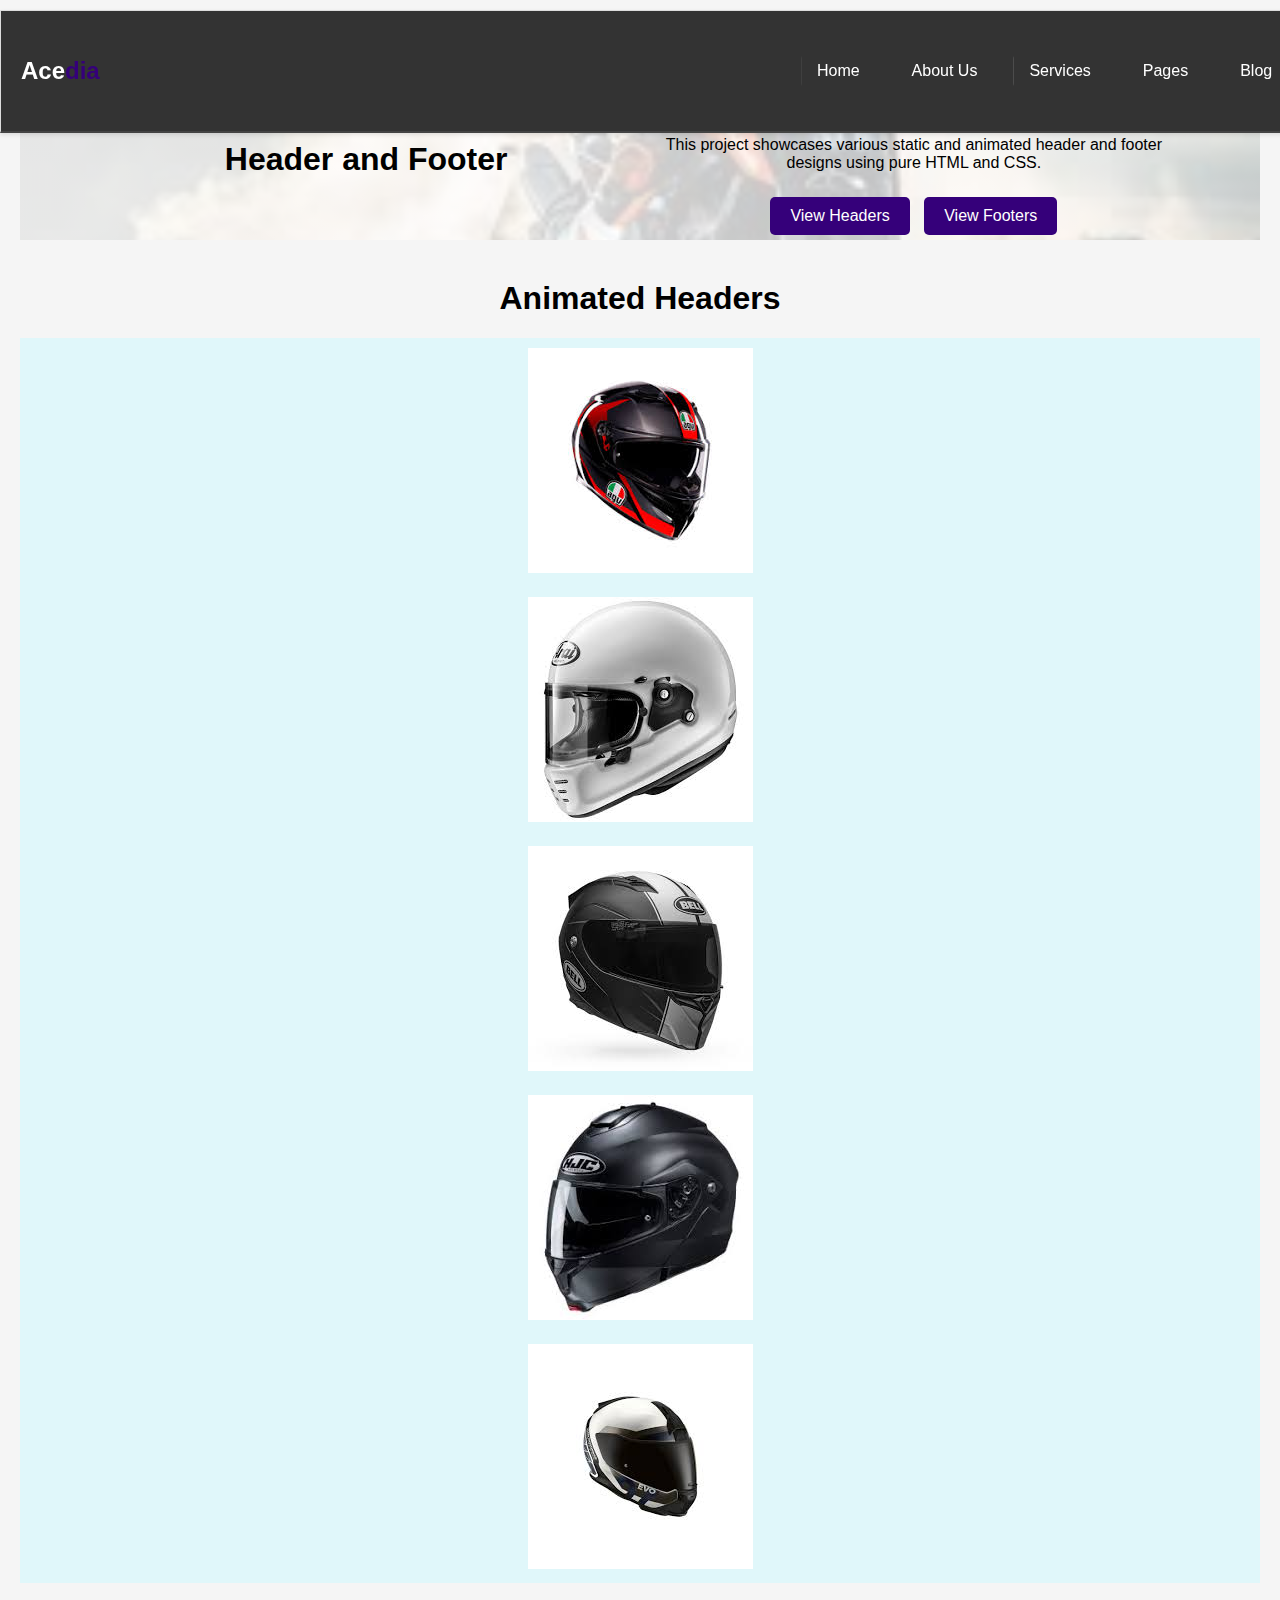
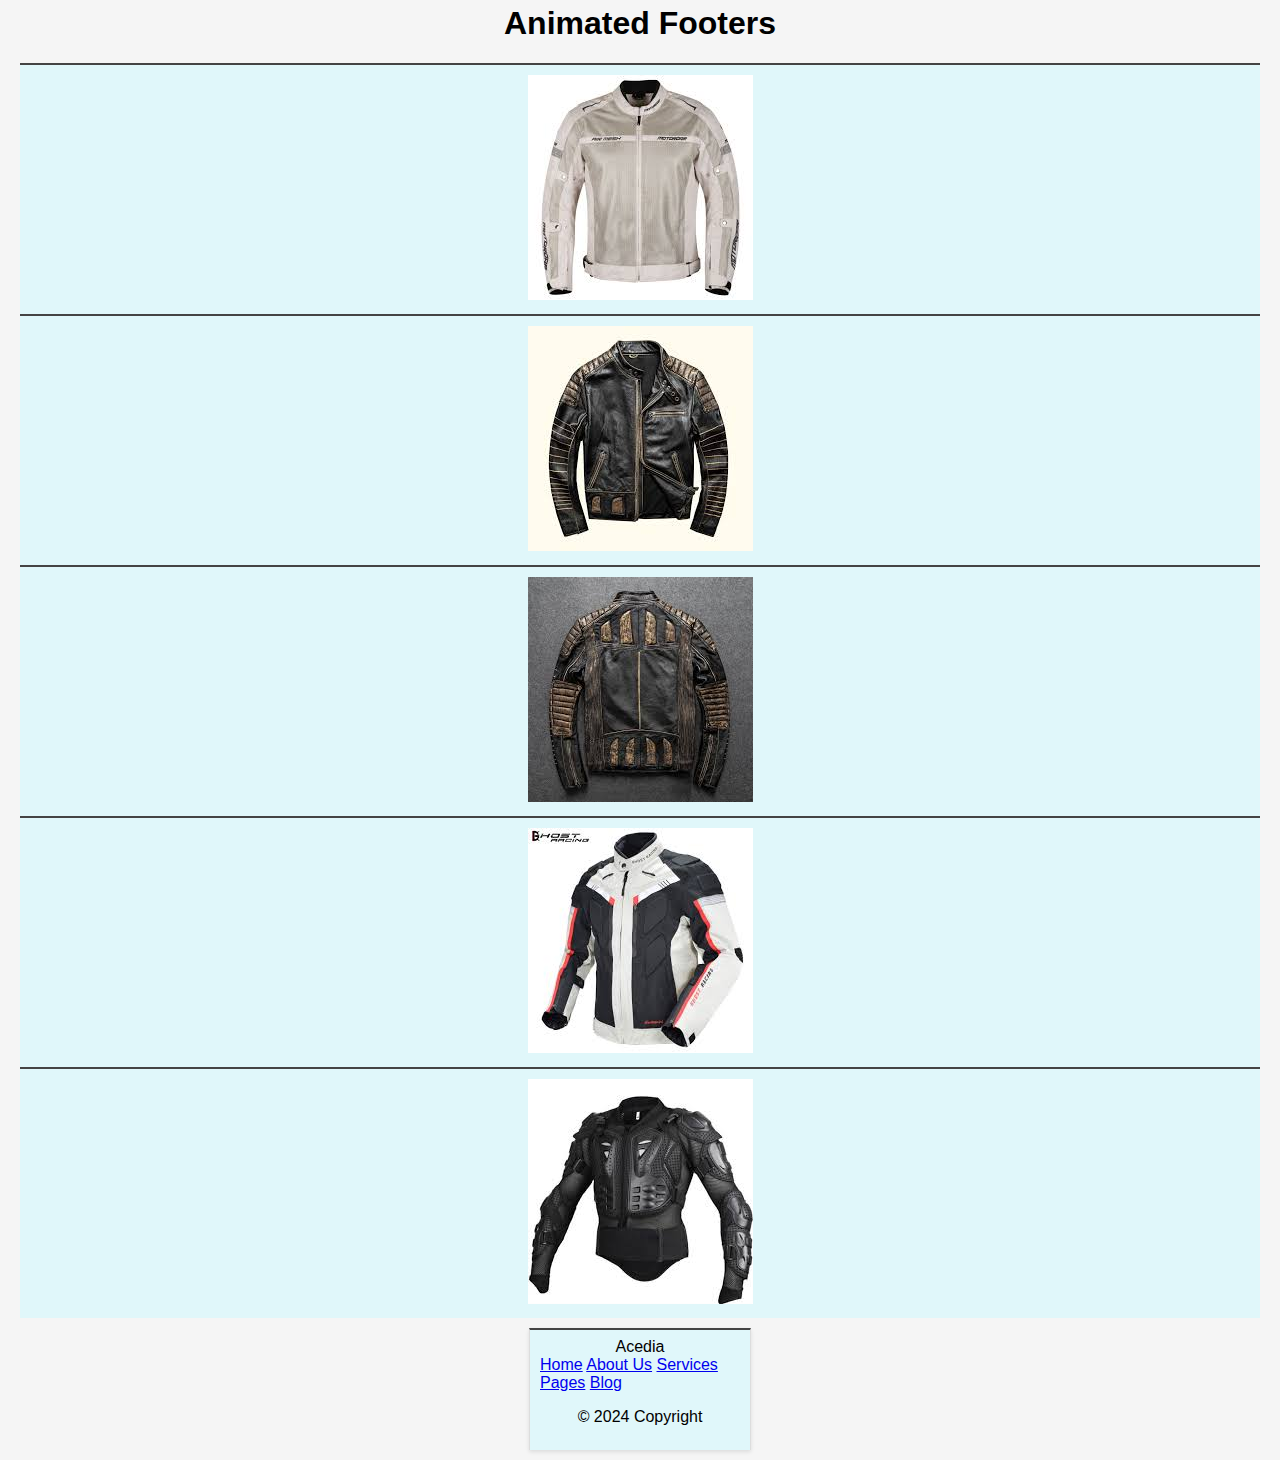
<file: seatwork/index.html>
<!DOCTYPE html>
<html lang="en">
<head>
    <meta charset="UTF-8">
    <meta name="viewport" content="width=device-width, initial-scale=1.0">
    <title>Header and Footer</title>
    <link rel="stylesheet" href="styles.css">
    <link rel="stylesheet" href="https://cdnjs.cloudflare.com/ajax/libs/font-awesome/6.5.2/css/all.min.css" integrity="sha512-SnH5WK+bZxgPHs44uWIX+LLJAJ9/2PkPKZ5QiAj6Ta86w+fsb2TkcmfRyVX3pBnMFcV7oQPJkl9QevSCWr3W6A==" crossorigin="anonymous" referrerpolicy="no-referrer" />
</head>
<body>
    <header class="headers">
        <div class="nav__logo">Ace<span>dia</span></div>
        <nav class="navbar">
            <a href="#">Home</a>
            <a href="#">About Us</a>
            <a href="#">Services</a>
            <a href="#">Pages</a>
            <a href="#">Blog</a>
        </nav>
    </header>
    <div class="content">
        <section class="intro">
            <div class="row">
                <div class="column">
                    <h1>Header and Footer</h1>
                </div>
                <div class="column">
                    <p>This project showcases various static and animated header and footer designs using pure HTML and CSS.</p>
                    <div class="navigation-buttons">
                        <button onclick="location.href='header-gallery/index.html'">View Headers</button>
                        <button onclick="location.href='footer-gallery/index.html'">View Footers</button>
                    </div>
                </div>
            </div>
        </section>

        <h1>Animated Headers</h1>
        <section class="animated-headers">
            <div class="header" id="animated-header1"><img src="agv.jpg"></div>
            <div class="header" id="animated-header2"><img src="arai.jpg"></div>
            <div class="header" id="animated-header3"><img src="bell.jpg"></div>
            <div class="header" id="animated-header4"><img src="hjc.jpg"></div>
            <div class="header" id="animated-header5"><img src="evo.jpg"></div>
        </section>

        <h1>Animated Footers</h1>
        <section class="animated-footers">
            <div class="footer" id="animated-footer1"><img src="summer.jpg"></div>
            <div class="footer" id="animated-footer2"><img src="leather.jpg"></div>
            <div class="footer" id="animated-footer3"><img src="vintage.jpg"></div>
            <div class="footer" id="animated-footer4"><img src="racing.jpg"></div>
            <div class="footer" id="animated-footer5"><img src="armor.jpg"></div>
        </section>
    </div>
    <!-- Footer -->
    <footer class="footer">
        <div class="footer__logo">Ace<span>dia</span></div>
        <nav class="footer__nav">
            <a href="#">Home</a>
            <a href="#">About Us</a>
            <a href="#">Services</a>
            <a href="#">Pages</a>
            <a href="#">Blog</a>
        </nav>
        <div class="upper">
            <p>&copy; 2024 Copyright</p>
            <div class="icons">
                <a href="#"><i class="fab fa-facebook"></i></a>
                <a href="#"><i class="fab fa-instagram"></i></a>
                <a href="#"><i class="fab fa-twitter"></i></a>
                <a href="#"><i class="fab fa-youtube"></i></a>
            </div>
        </div>
    </footer>
</body>
</html>
</file>
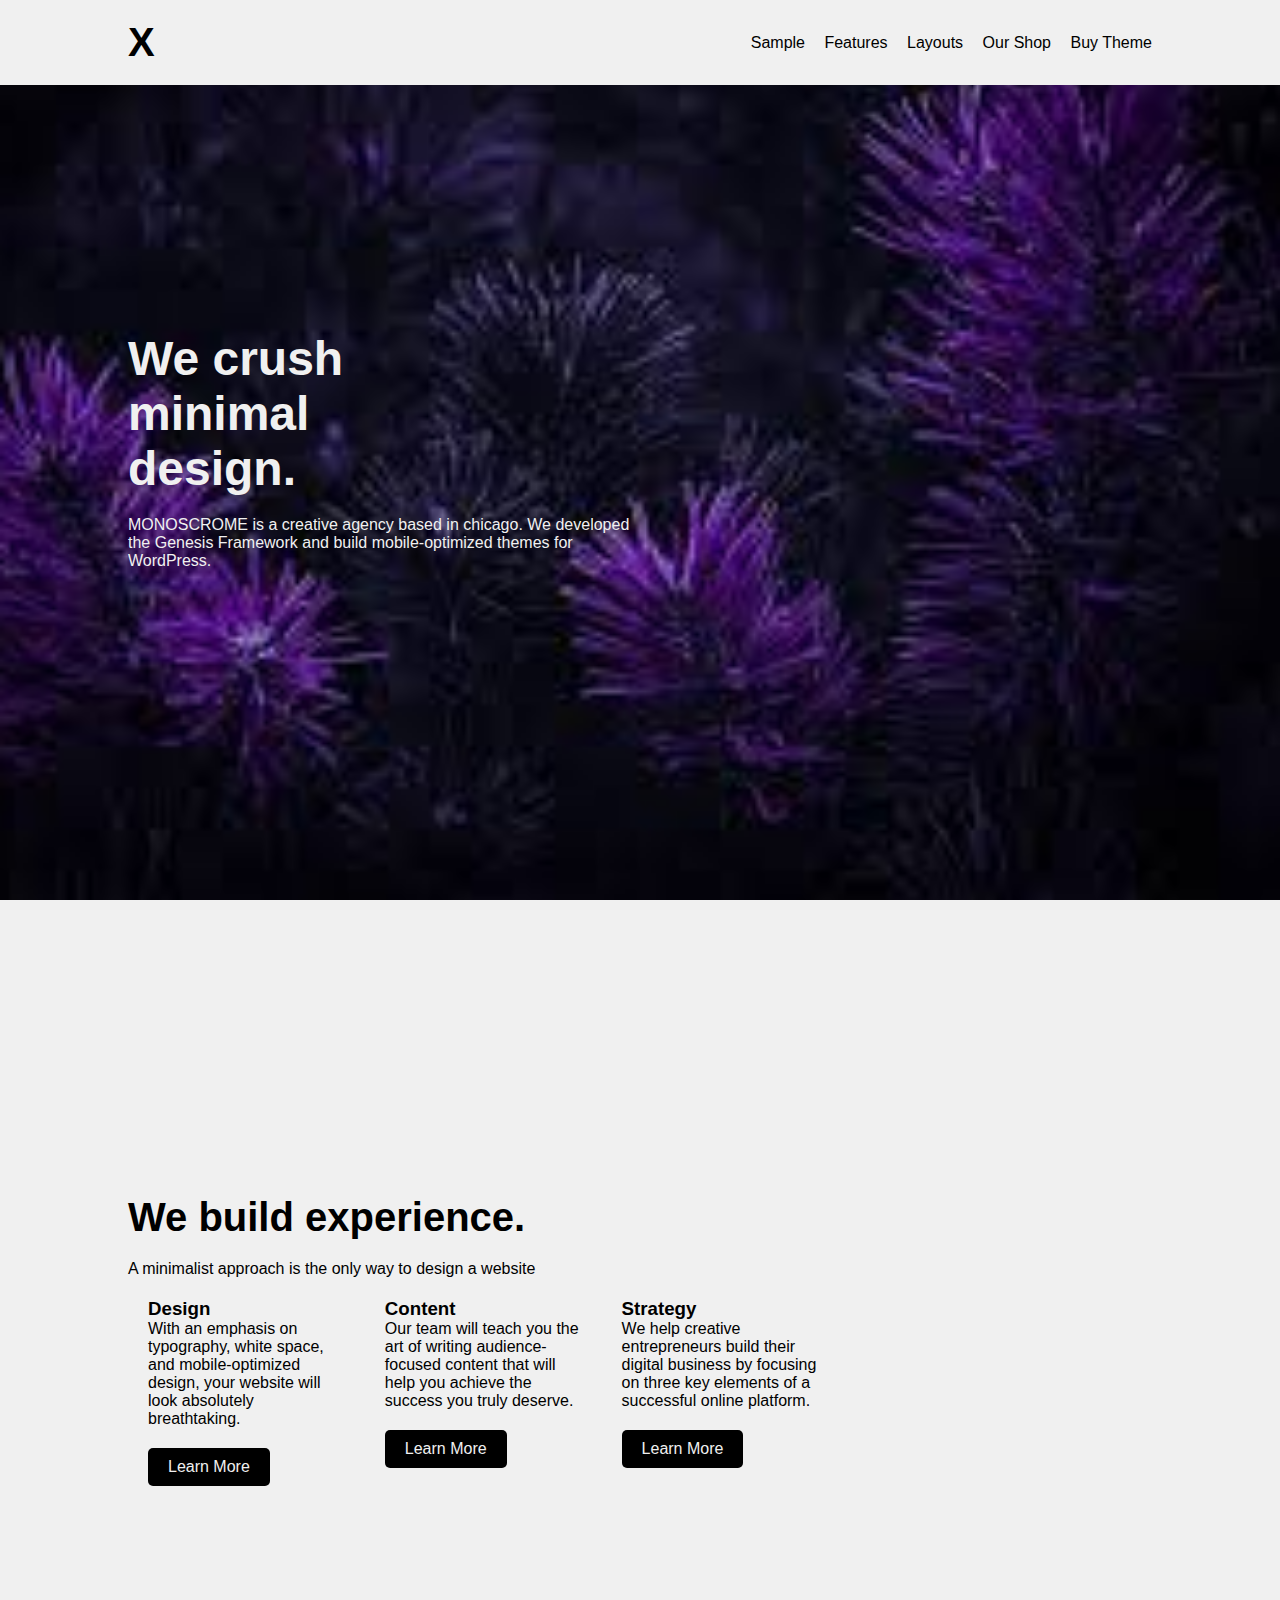
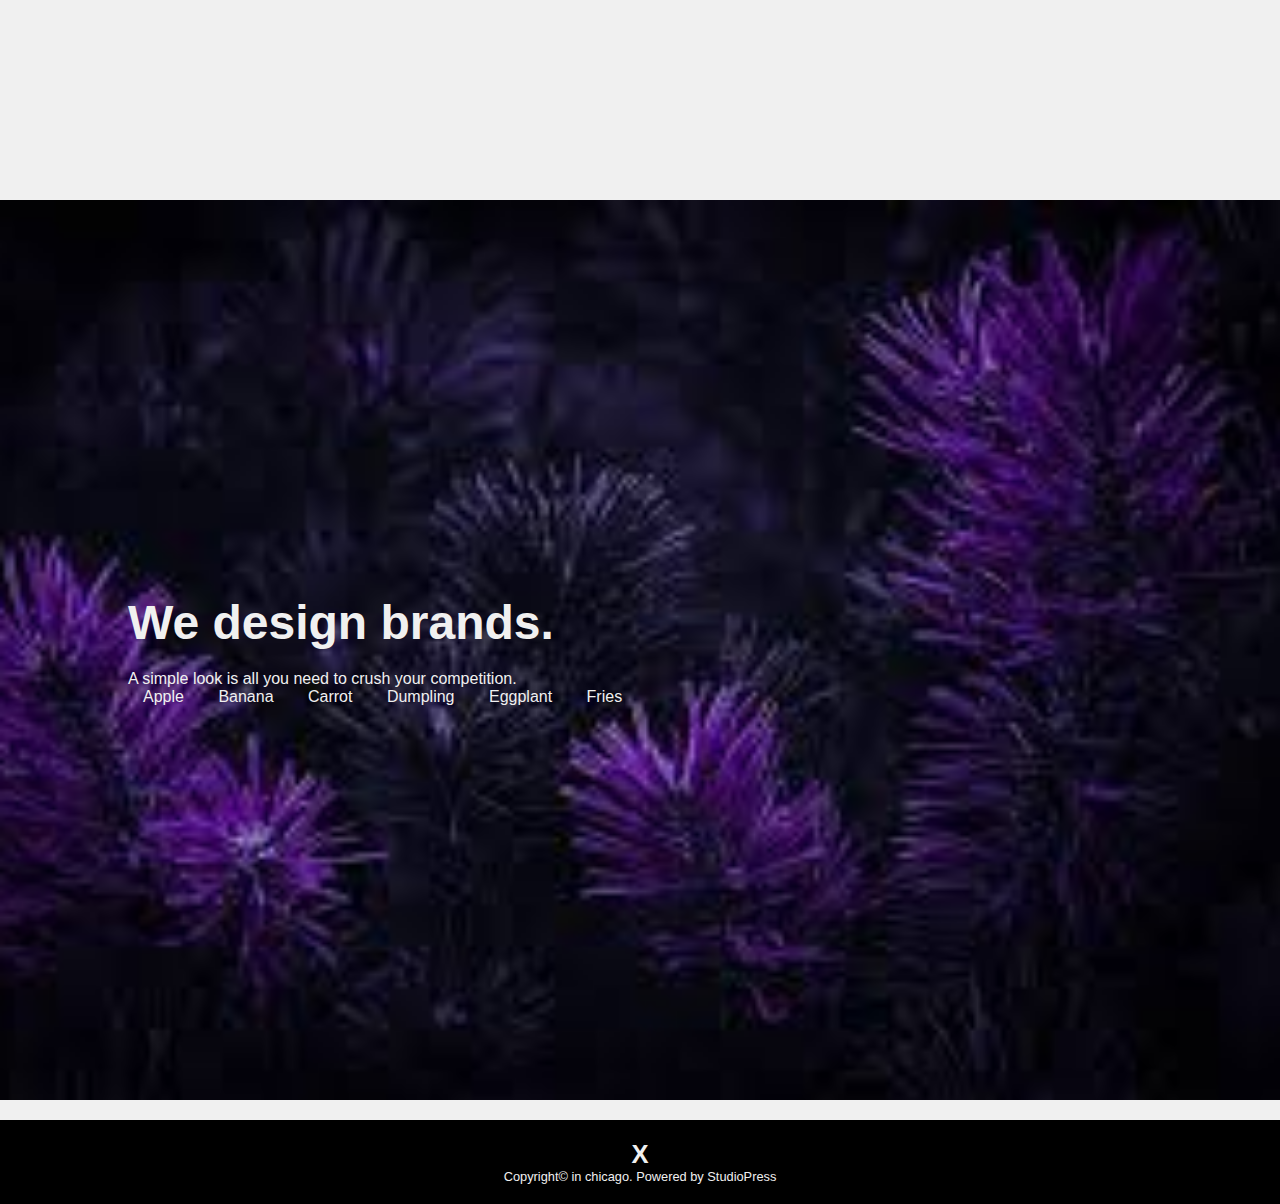
<file: pages/page2/index.html>
<html lang="en">
<head>
    <meta charset="UTF-8">
    <meta name="viewport" content="width=device-width, initial-scale=1.0">
    <title>Website</title>
    <link rel="stylesheet" href="style.css">
    <link rel="stylesheet" href="https://cdnjs.cloudflare.com/ajax/libs/font-awesome/6.5.2/css/all.min.css" integrity="sha512-SnH5WK+bZxgPHs44uWIX+LLJAJ9/2PkPKZ5QiAj6Ta86w+fsb2TkcmfRyVX3pBnMFcV7oQPJkl9QevSCWr3W6A==" crossorigin="anonymous" referrerpolicy="no-referrer" />
</head>
<body>
    <header class="header">
        <a href="#" class="logo">X</a>

        <nav class="navbar">
            <a href="#">Sample</a>
            <a href="#">Features</a>   
            <a href="#">Layouts</a>
            <a href="#">Our Shop</a>
            <a href="#">Buy Theme</a>

        </nav>
    </header>
<div class="content">
    <section class="one">
        <div class="row">
        <div class="column.1">
            <h1>We crush minimal design.</h1>
        </div>
        <div class="column.1">
            <p> MONOSCROME is a creative agency based in chicago. 
                We developed the Genesis Framework and build mobile-optimized themes for WordPress.</p>
                   </div>
      </div>

            </section>
        </div>

            <section class="two">
                <div class="row">
                <div class="column.2">
       <h1>We build experience.</h1>
       <p>A minimalist approach is the only way to design a website</p>   
    </div>
        <div class="text-card">
            <div class="column">
            <h3>Design</h3>
            <p>With an emphasis on typography, white space, and mobile-optimized design,
             your website will look absolutely breathtaking.
            </p>
            <div class="btn-box">
                <a href="#" class="btn">Learn More</a>
        </div>
    </div>
        <div class="text-card">
            <div class="column">
             <h3>Content</h3>
            <p>Our team will teach you the art of writing audience- focused content that will
                help you achieve the success you truly deserve.
            </p>
            <div class="btn-box">
                <a href="#" class="btn">Learn More</a>
        </div>
    </div>
            <div class="text-card">
                 <div class="column">
             <h3>Strategy</h3>
            <p>We help creative entrepreneurs build their digital business by focusing on three 
                key elements of a successful online platform.
            </p>
            <div class="btn-box">
                <a href="#" class="btn">Learn More</a>
        </div>
    </div>
        </section>

        <section class="three">
            <div class="row">
            <div class="column.3">
                <h1>We design brands.</h1>
            </div>
            <div class="column.1">
                <p>A simple look is all you need to crush your competition.</p>
                       </div>
                       <nav class="navbar1">
                        <a href="#">Apple</a>
                        <a href="#">Banana</a>   
                        <a href="#">Carrot</a>
                        <a href="#">Dumpling</a>
                        <a href="#">Eggplant</a>
                        <a href="#">Fries</a>
            
                    </nav>
          </div>
    
                </section>
            </div>
            <footer class="footer">
                <div class="Upper">
                    <h1>X</h1>
                    <p>Copyright&copy in chicago. Powered by StudioPress</p>
                <div class="Icons">
                <a href=""><i class="fa-brands fa-facebook"></i></a>
                <a href=""><i class="fa-brands fa-twitter"></i></a>
                <a href=""><i class="fa-brands fa-youtube"></i></a>
                </div>

            </footer>

</body>
</html>
</file>
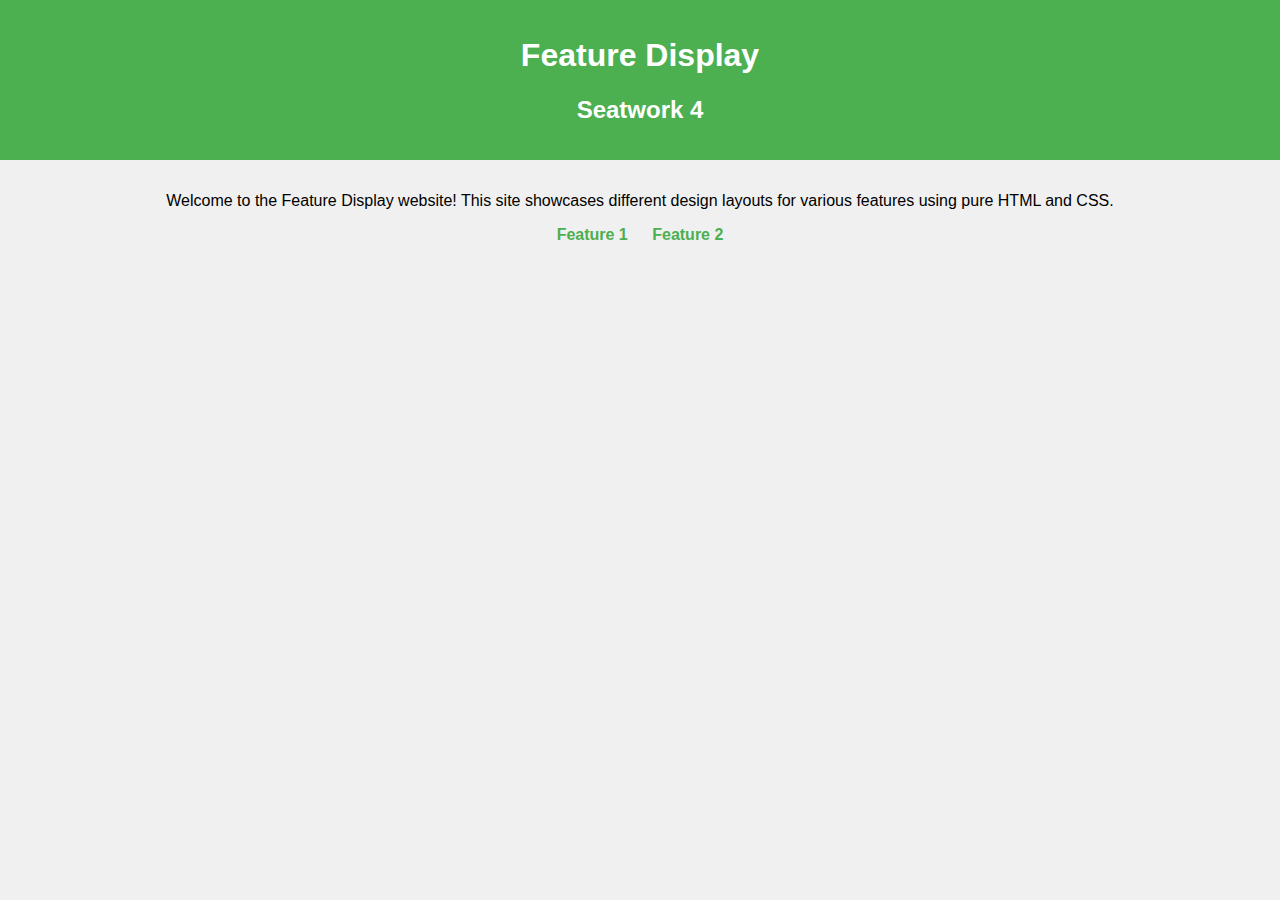
<file: pages/page4/index.html>
<!DOCTYPE html>
<html lang="en">
<head>
    <meta charset="UTF-8">
    <meta name="viewport" content="width=device-width, initial-scale=1.0">
    <title>Feature Display</title>
    <link rel="stylesheet" href="style.css">
</head>
<body>
    <header>
        <h1>Feature Display</h1>
        <h2>Seatwork 4</h2>
    </header>
    <main>
        <p>Welcome to the Feature Display website! This site showcases different design layouts for various features using pure HTML and CSS.</p>
        <nav>
            <ul>
                <li><a href="feature1/index.html">Feature 1</a></li>
                <li><a href="feature2/index.html">Feature 2</a></li>
            </ul>
        </nav>
    </main>
</body>
</html>
</file>
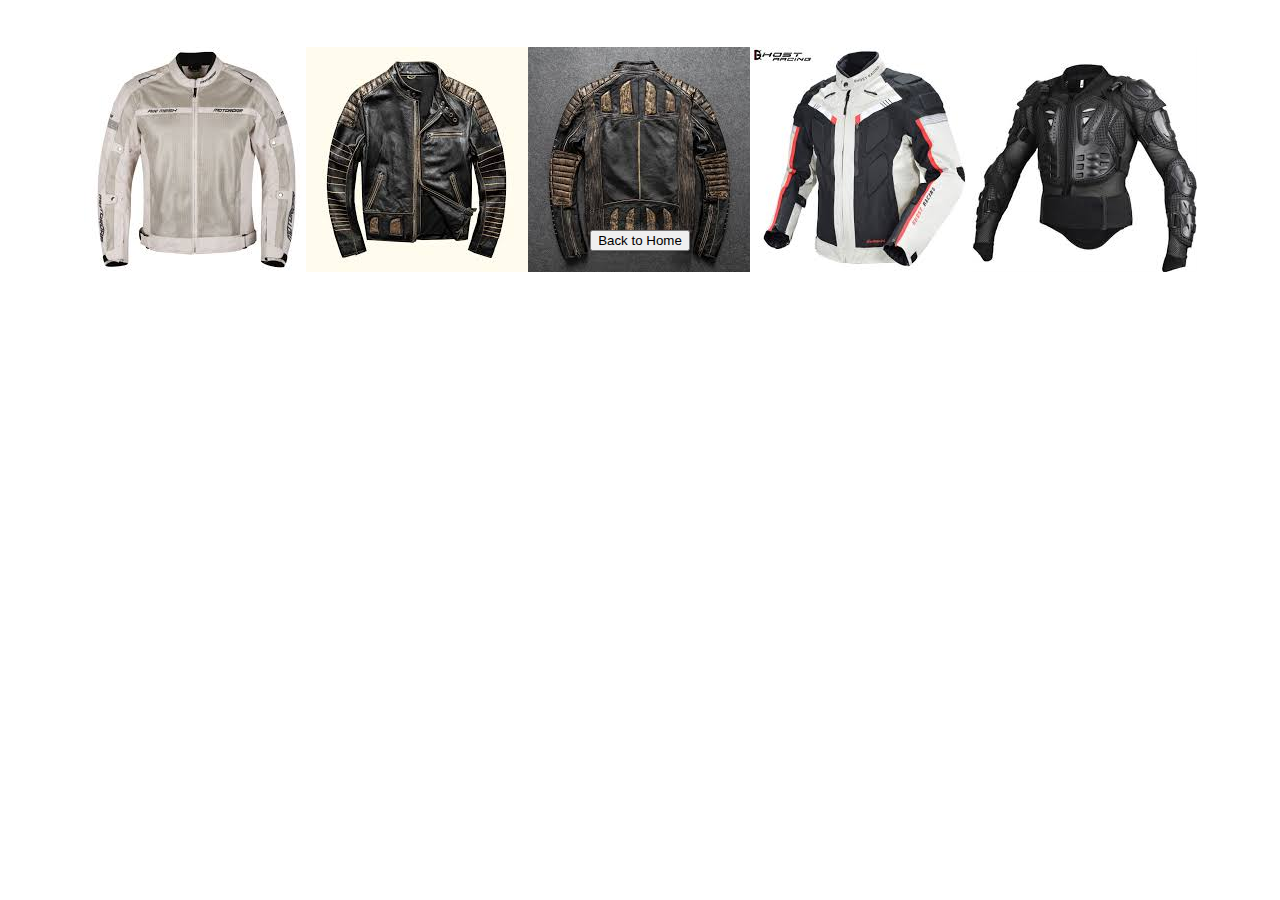
<file: seatwork/footer-gallery/index.html>
<!DOCTYPE html>
<html lang="en">
<head>
    <meta charset="UTF-8">
    <meta name="viewport" content="width=device-width, initial-scale=1.0">
    <title>Footer Gallery</title>
    <link rel="stylesheet" href="../css/footer-gallery.css">
</head>
<body>
    <h1>Animated Footers</h1>
    <section class="animated-footers">
        <div class="footer" id="animated-footer1"><img src="summer.jpg"></div>
        <div class="footer" id="animated-footer2"><img src="leather.jpg"></div>
        <div class="footer" id="animated-footer3"><img src="vintage.jpg"></div>
        <div class="footer" id="animated-footer4"><img src="racing.jpg"></div>
        <div class="footer" id="animated-footer5"><img src="armor.jpg"></div>
    </section>
    <button onclick="location.href='../index.html'">Back to Home</button>
</body>
</html>
</file>
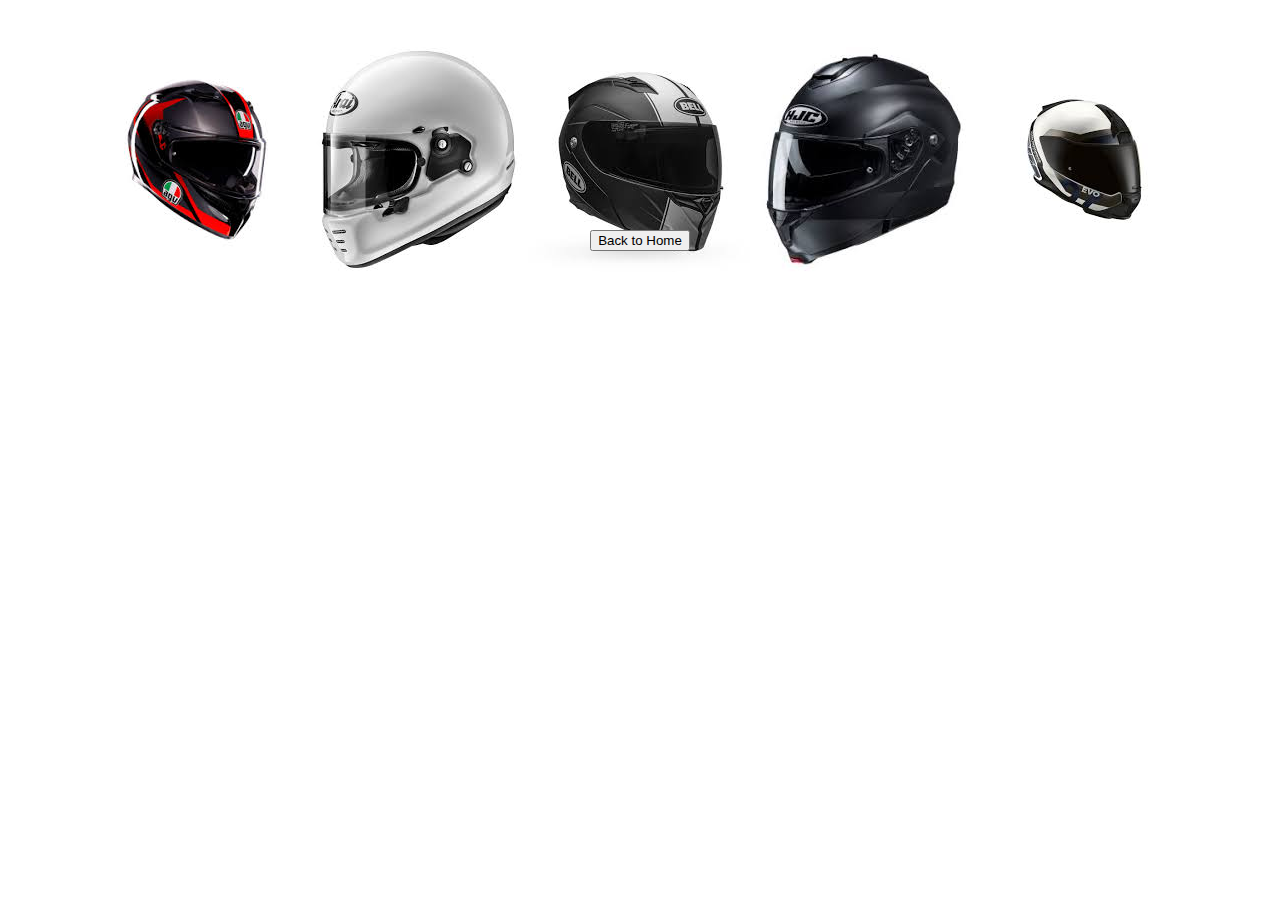
<file: seatwork/header-gallery/index.html>
<!DOCTYPE html>
<html lang="en">
<head>
    <meta charset="UTF-8">
    <meta name="viewport" content="width=device-width, initial-scale=1.0">
    <title>Header Gallery</title>
    <link rel="stylesheet" href="../css/header-gallery.css">
</head>
<body>
    <h1>Animated Headers</h1>
    <section class="animated-headers">
        <div class="header" id="animated-header1"><img src="agv.jpg"></div>
        <div class="header" id="animated-header2"><img src="arai.jpg"></div>
        <div class="header" id="animated-header3"><img src="bell.jpg"></div>
        <div class="header" id="animated-header4"><img src="hjc.jpg"></div>
        <div class="header" id="animated-header5"><img src="evo.jpg"></div>
    </section>
    <button onclick="location.href='../index.html'">Back to Home</button>
</body>
</html>
</file>
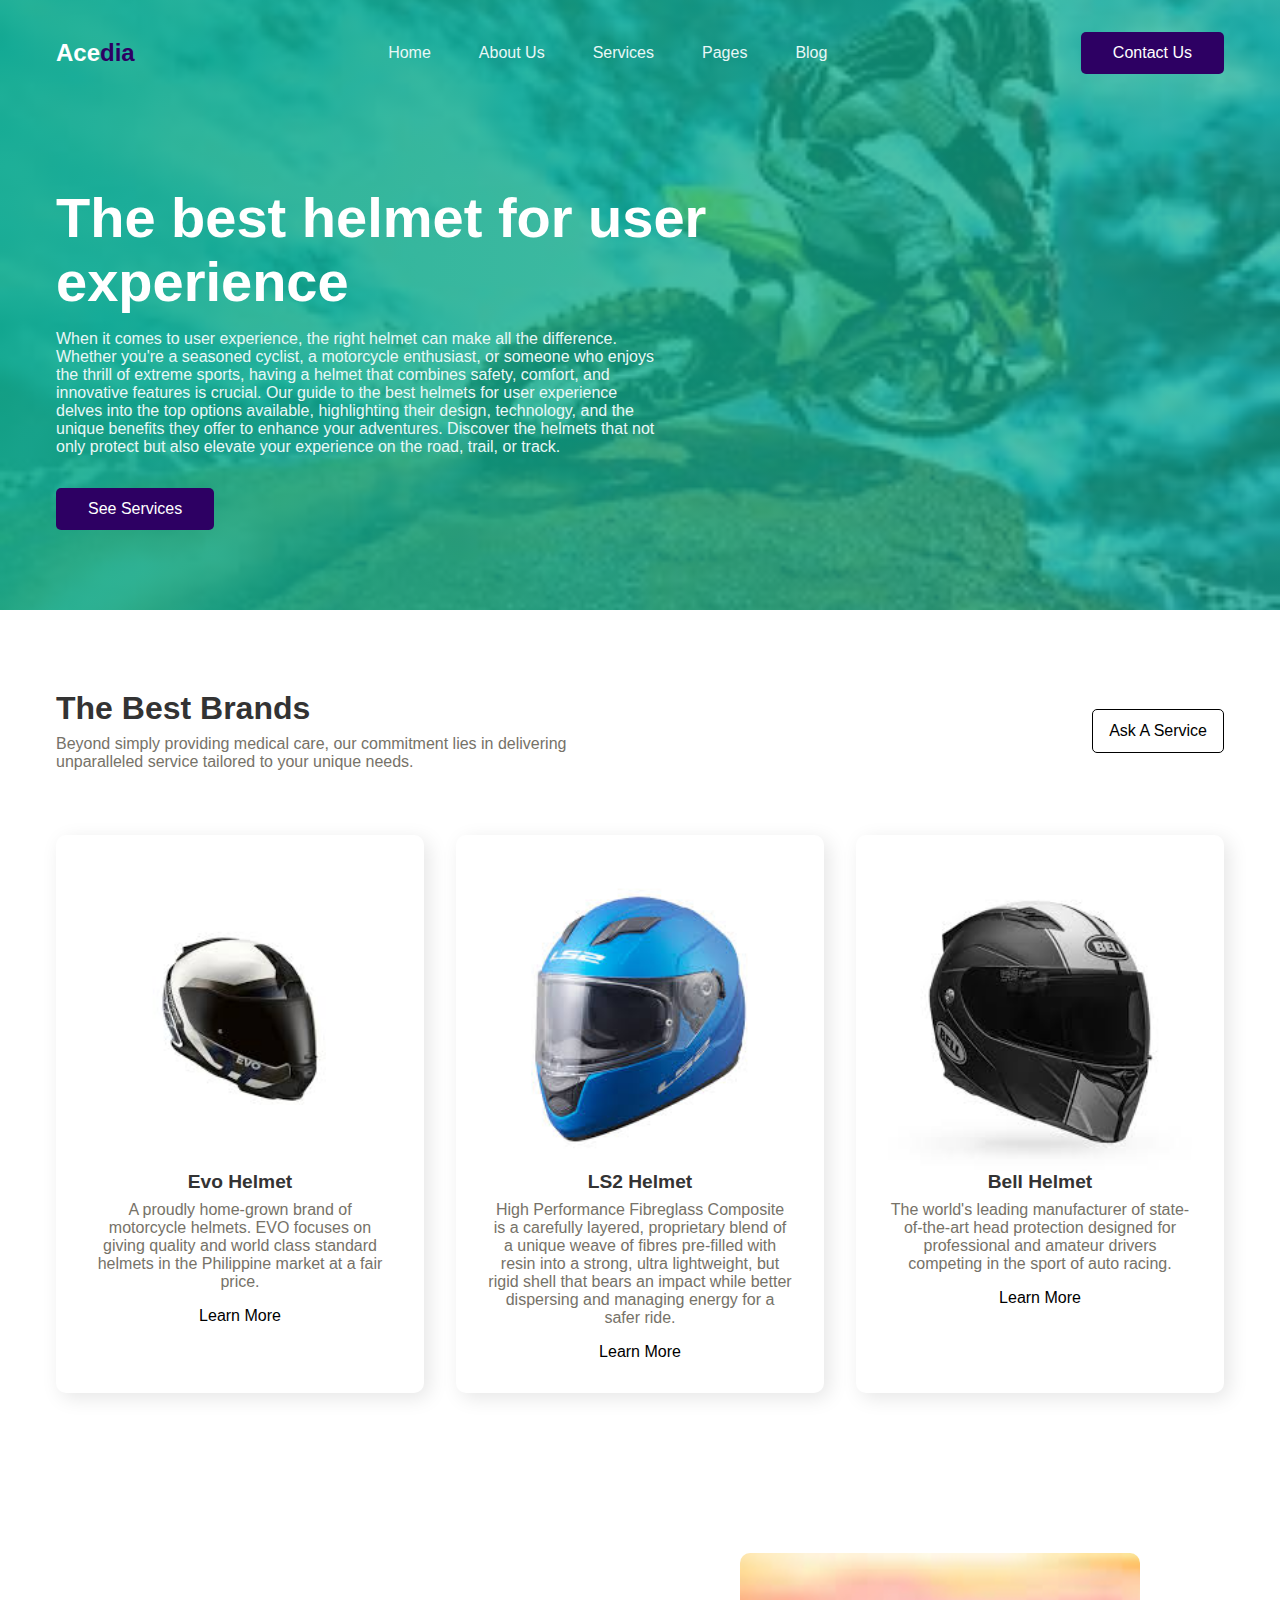
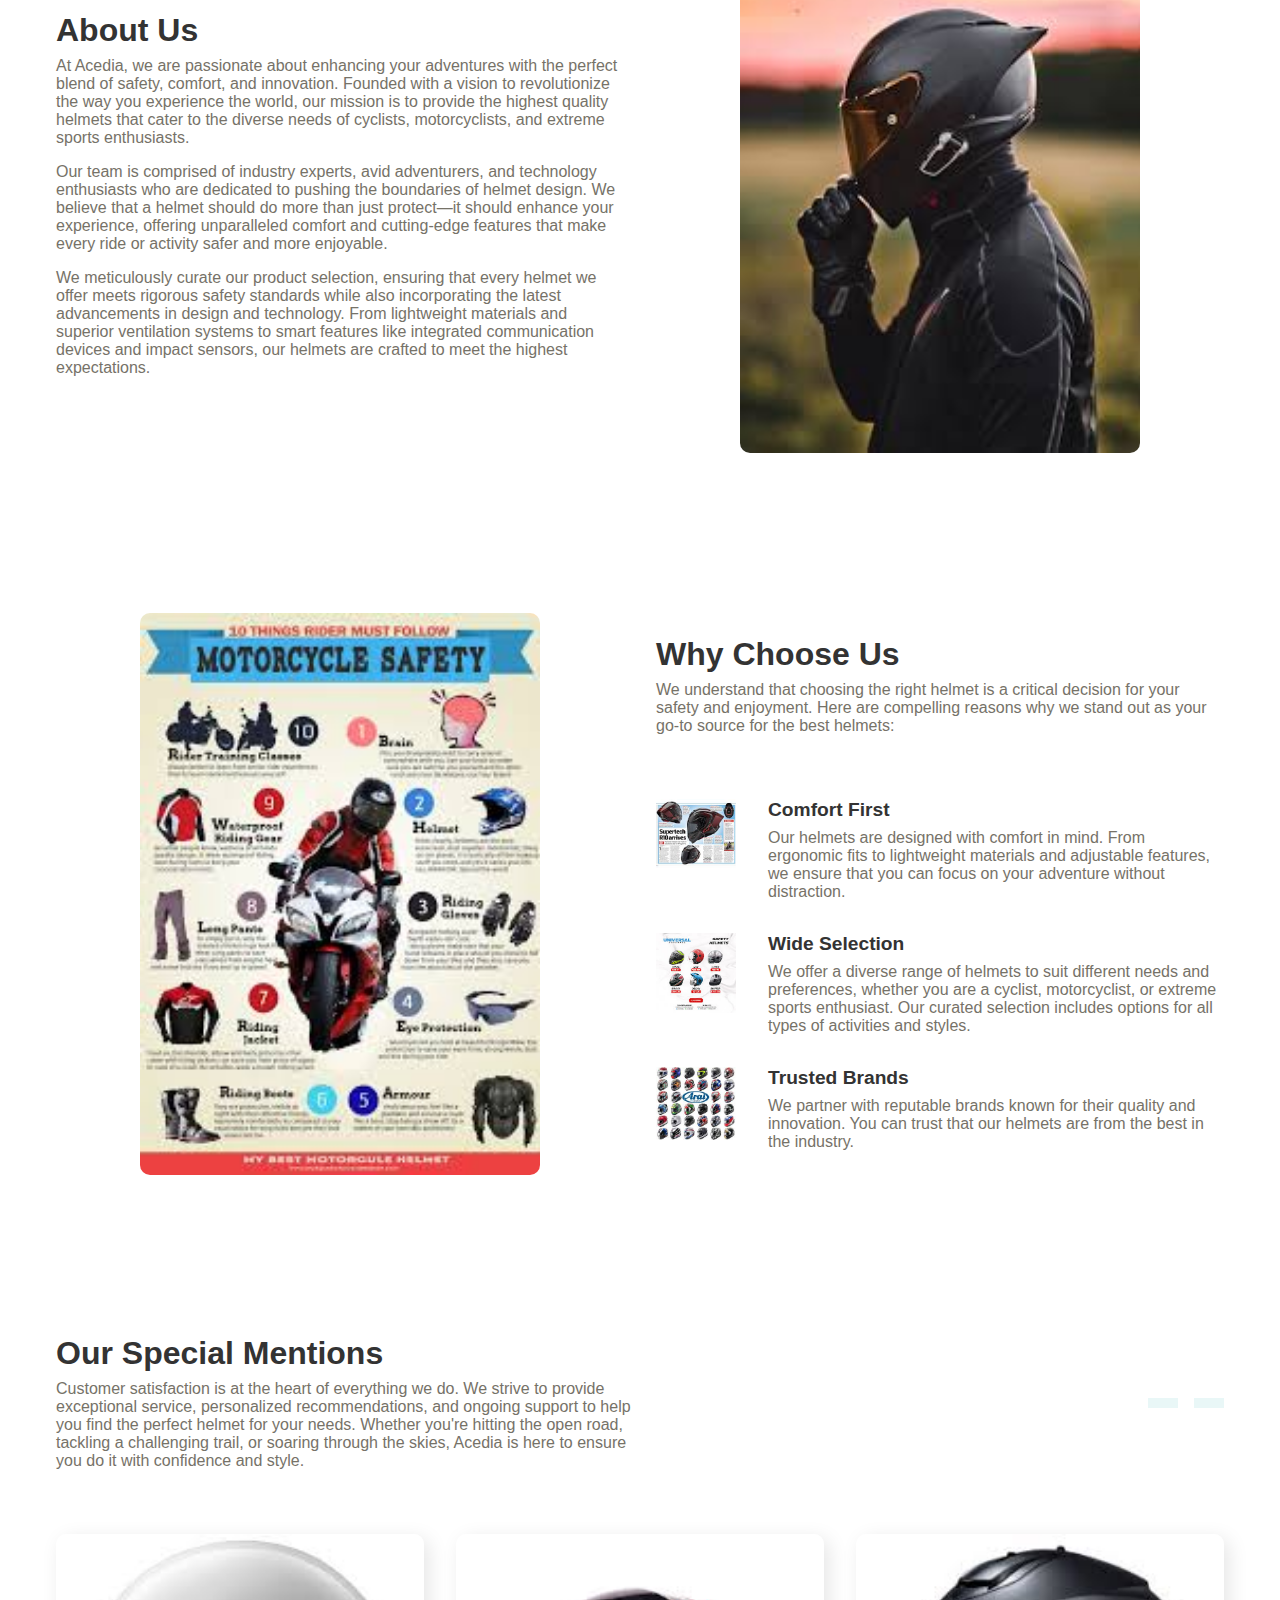
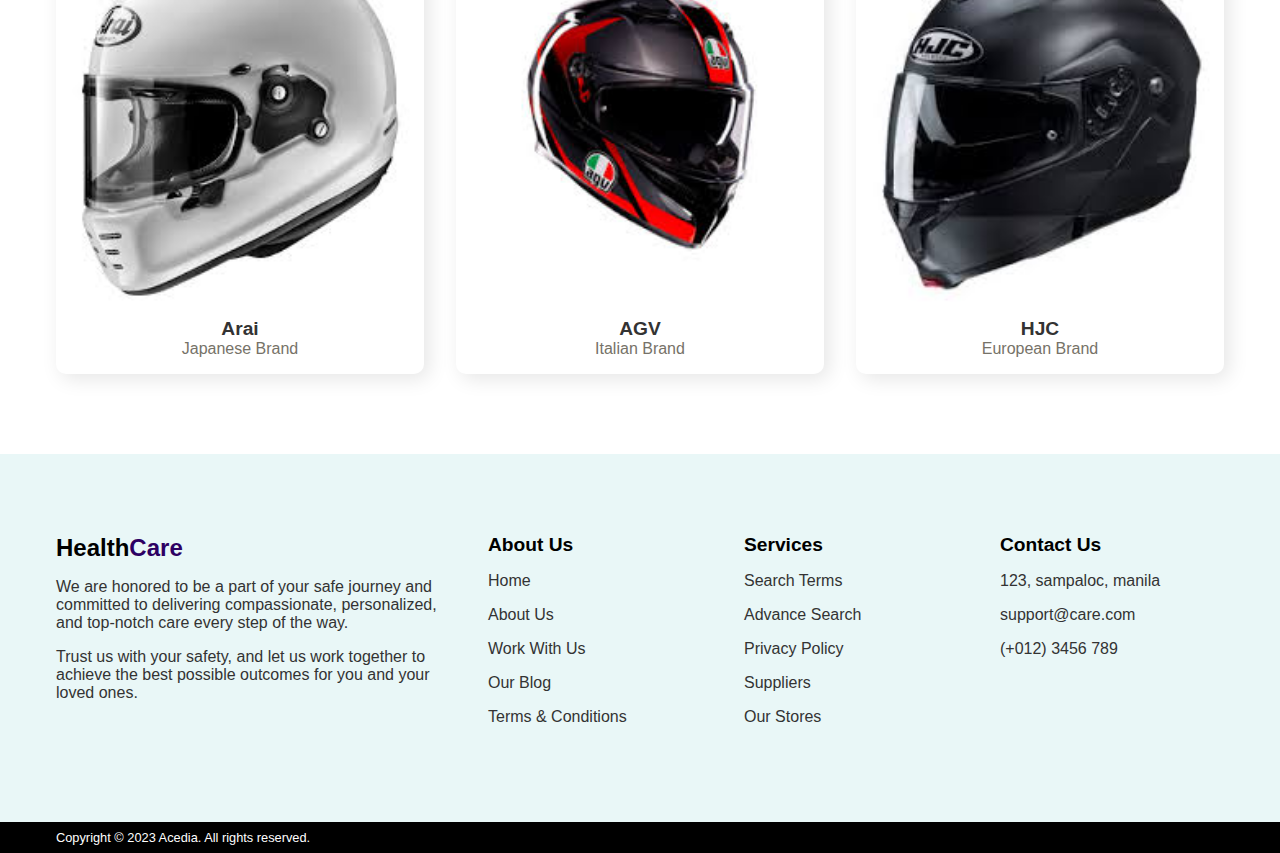
<file: pages/page4/feature1/index.html>
<!DOCTYPE html>
<html lang="en">
  <head>
    <meta charset="UTF-8" />
    <meta name="viewport" content="width=device-width, initial-scale=1.0" />
    <link rel="stylesheet" href="https://cdnjs.cloudflare.com/ajax/libs/font-awesome/6.5.2/css/all.min.css" integrity="sha512-SnH5WK+bZxgPHs44uWIX+LLJAJ9/2PkPKZ5QiAj6Ta86w+fsb2TkcmfRyVX3pBnMFcV7oQPJkl9QevSCWr3W6A==" crossorigin="anonymous" referrerpolicy="no-referrer" />
    <link rel="stylesheet" href="styles.css" />
    <title>Landing Page</title>
  </head>
  <body>
    <header>
      <nav class="section__container nav__container">
        <div class="nav__logo">Ace<span>dia</span></div>
        <ul class="nav__links">
          <li class="link"><a href="#">Home</a></li>
          <li class="link"><a href="#">About Us</a></li>
          <li class="link"><a href="#">Services</a></li>
          <li class="link"><a href="#">Pages</a></li>
          <li class="link"><a href="#">Blog</a></li>
        </ul>
        <button class="btn">Contact Us</button>
      </nav>
      <div class="section__container header__container">
        <div class="header__content">
          <h1>The best helmet for user experience</h1>
          <p>
            When it comes to user experience, the right helmet can make all the difference. Whether you're a seasoned cyclist, a motorcycle enthusiast, or someone who enjoys the thrill of extreme sports, having a helmet that combines safety, comfort, and innovative features is crucial. Our guide to the best helmets for user experience delves into the top options available, highlighting their design, technology, and the unique benefits they offer to enhance your adventures. Discover the helmets that not only protect but also elevate your experience on the road, trail, or track.
          </p>
          <button class="btn">See Services</button>
        </div>
    </header>

    <section class="section__container service__container">
      <div class="service__header">
        <div class="service__header__content">
          <h2 class="section__header">The Best Brands</h2>
          <p>
            Beyond simply providing medical care, our commitment lies in
            delivering unparalleled service tailored to your unique needs.
          </p>
        </div>
        <button class="service__btn">Ask A Service</button>
      </div>
      <div class="service__grid">
        <div class="service__card">
          <img src="evo.jpg"/>
          <h4>Evo Helmet</h4>
          <p>
            A proudly home-grown brand of motorcycle helmets. EVO focuses on giving quality and world class standard helmets in the Philippine market at a fair price. 
          </p>
          <a href="#">Learn More</a>
        </div>
        <div class="service__card">
          <img src="ls2.jpg"/>
          <h4>LS2 Helmet</h4>
          <p>
            High Performance Fibreglass Composite is a carefully layered, proprietary blend of a unique weave of fibres pre-filled with resin into a strong, ultra lightweight, but rigid shell that bears an impact while better dispersing and managing energy for a safer ride.
          </p>
          <a href="#">Learn More</a>
        </div>
        <div class="service__card">
          <img src="bell.jpg"/>
          <h4>Bell Helmet</h4>
          <p>
            The world's leading manufacturer of state-of-the-art head protection designed for professional and amateur drivers competing in the sport of auto racing.
          </p>
          <a href="#">Learn More</a>
        </div>
      </div>
    </section>
    <section class="section__container about__container">
      <div class="about__content">
        <h2 class="section__header">About Us</h2>
        <p>
          At Acedia, we are passionate about enhancing your adventures with the perfect blend of safety, comfort, and innovation. Founded with a vision to revolutionize the way you experience the world, our mission is to provide the highest quality helmets that cater to the diverse needs of cyclists, motorcyclists, and extreme sports enthusiasts.
        </p>
        <p>
          Our team is comprised of industry experts, avid adventurers, and technology enthusiasts who are dedicated to pushing the boundaries of helmet design. We believe that a helmet should do more than just protect—it should enhance your experience, offering unparalleled comfort and cutting-edge features that make every ride or activity safer and more enjoyable.
        </p>
        <p>
          We meticulously curate our product selection, ensuring that every helmet we offer meets rigorous safety standards while also incorporating the latest advancements in design and technology. From lightweight materials and superior ventilation systems to smart features like integrated communication devices and impact sensors, our helmets are crafted to meet the highest expectations.
        </p>
      </div>
      <div class="about__image">
        <img src="helmet.jpg" />
      </div>
    </section>

    <section class="section__container why__container">
      <div class="why__image">
        <img src="safety.jpg" />
      </div>
      <div class="why__content">
        <h2 class="section__header">Why Choose Us</h2>
        <p>
          We understand that choosing the right helmet is a critical decision for your safety and enjoyment. Here are compelling reasons why we stand out as your go-to source for the best helmets:
        </p>
        <div class="why__grid">
          <img src="comfort.jpg" />
          <div>
            <h4>Comfort First</h4>
            <p>
              Our helmets are designed with comfort in mind. From ergonomic fits to lightweight materials and adjustable features, we ensure that you can focus on your adventure without distraction.
            </p>
          </div>
          <img src="wide.jpg" />
          <div>
            <h4>Wide Selection</h4>
            <p>
              We offer a diverse range of helmets to suit different needs and preferences, whether you are a cyclist, motorcyclist, or extreme sports enthusiast. Our curated selection includes options for all types of activities and styles.
            </p>
          </div>
          <img src="trust.jpg" />
          <div>
            <h4>Trusted Brands</h4>
            <p>
              We partner with reputable brands known for their quality and innovation. You can trust that our helmets are from the best in the industry.
            </p>
          </div>
        </div>
      </div>
    </section>

    <section class="section__container helmets__container">
      <div class="helmets__header">
        <div class="helmets__header__content">
          <h2 class="section__header">Our Special Mentions</h2>
          <p>
            Customer satisfaction is at the heart of everything we do. We strive to provide exceptional service, personalized recommendations, and ongoing support to help you find the perfect helmet for your needs. Whether you're hitting the open road, tackling a challenging trail, or soaring through the skies, Acedia is here to ensure you do it with confidence and style.
          </p>
        </div>
        <div class="helmets__nav">
          <span><i class="fab fa-arrow left"></i></span>
          <span><i class="fab fa-arrow-right"></i></span>
        </div>
      </div>
      <div class="helmets__grid">
        <div class="helmets__card">
          <div class="helmets__card__image">
            <img src="arai.jpg" />
            <div class="helmets__socials">
              <span><i class="fab fa-instagram"></i></span>
              <span><i class="fab fa-facebook"></i></span>
              <span><i class="fab fa-youtube"></i></span>
              <span><i class="fab fa-twitter"></i></span>
            </div>
          </div>
          <h4>Arai</h4>
          <p>Japanese Brand</p>
        </div>
        <div class="helmets__card">
          <div class="helmets__card__image">
            <img src="agv.jpg" />
            <div class="helmets__socials">
              <span><i class="fab fa-instagram"></i></span>
              <span><i class="fab fa-facebook"></i></span>
              <span><i class="fab fa-youtube"></i></span>
              <span><i class="fab fa-twitter"></i></span>
            </div>
          </div>
          <h4>AGV</h4>
          <p>Italian Brand</p>
        </div>
        <div class="helmets__card">
          <div class="helmets__card__image">
            <img src="hjc.jpg" />
            <div class="helmets__socials">
              <span><i class="fab fa-instagram"></i></span>
              <span><i class="fab fa-facebook"></i></span>
              <span><i class="fab fa-youtube"></i></span>
              <span><i class="fab fa-twitter"></i></span>
            </div>
          </div>
          <h4>HJC</h4>
          <p>European Brand</p>
        </div>
      </div>
    </section>

    <footer class="footer">
      <div class="section__container footer__container">
        <div class="footer__col">
          <h3>Health<span>Care</span></h3>
          <p>
            We are honored to be a part of your safe journey and committed
            to delivering compassionate, personalized, and top-notch care every
            step of the way.
          </p>
          <p>
            Trust us with your safety, and let us work together to achieve the
            best possible outcomes for you and your loved ones.
          </p>
        </div>
        <div class="footer__col">
          <h4>About Us</h4>
          <p>Home</p>
          <p>About Us</p>
          <p>Work With Us</p>
          <p>Our Blog</p>
          <p>Terms & Conditions</p>
        </div>
        <div class="footer__col">
          <h4>Services</h4>
          <p>Search Terms</p>
          <p>Advance Search</p>
          <p>Privacy Policy</p>
          <p>Suppliers</p>
          <p>Our Stores</p>
        </div>
        <div class="footer__col">
          <h4>Contact Us</h4>
          <p>
            <i class="ri-map-pin-2-fill"></i> 123, sampaloc, manila
          </p>
          <p><i class="ri-mail-fill"></i> support@care.com</p>
          <p><i class="ri-phone-fill"></i> (+012) 3456 789</p>
        </div>
      </div>
      <div class="footer__bar">
        <div class="footer__bar__content">
          <p>Copyright © 2023 Acedia. All rights reserved.</p>
          <div class="footer__socials">
            <span><i class="fab fa-instagram"></i></span>
              <span><i class="fab fa-facebook"></i></span>
              <span><i class="fab fa-youtube"></i></span>
              <span><i class="fab fa-twitter"></i></span>
          </div>
        </div>
      </div>
    </footer>
  </body>
</html>
</file>
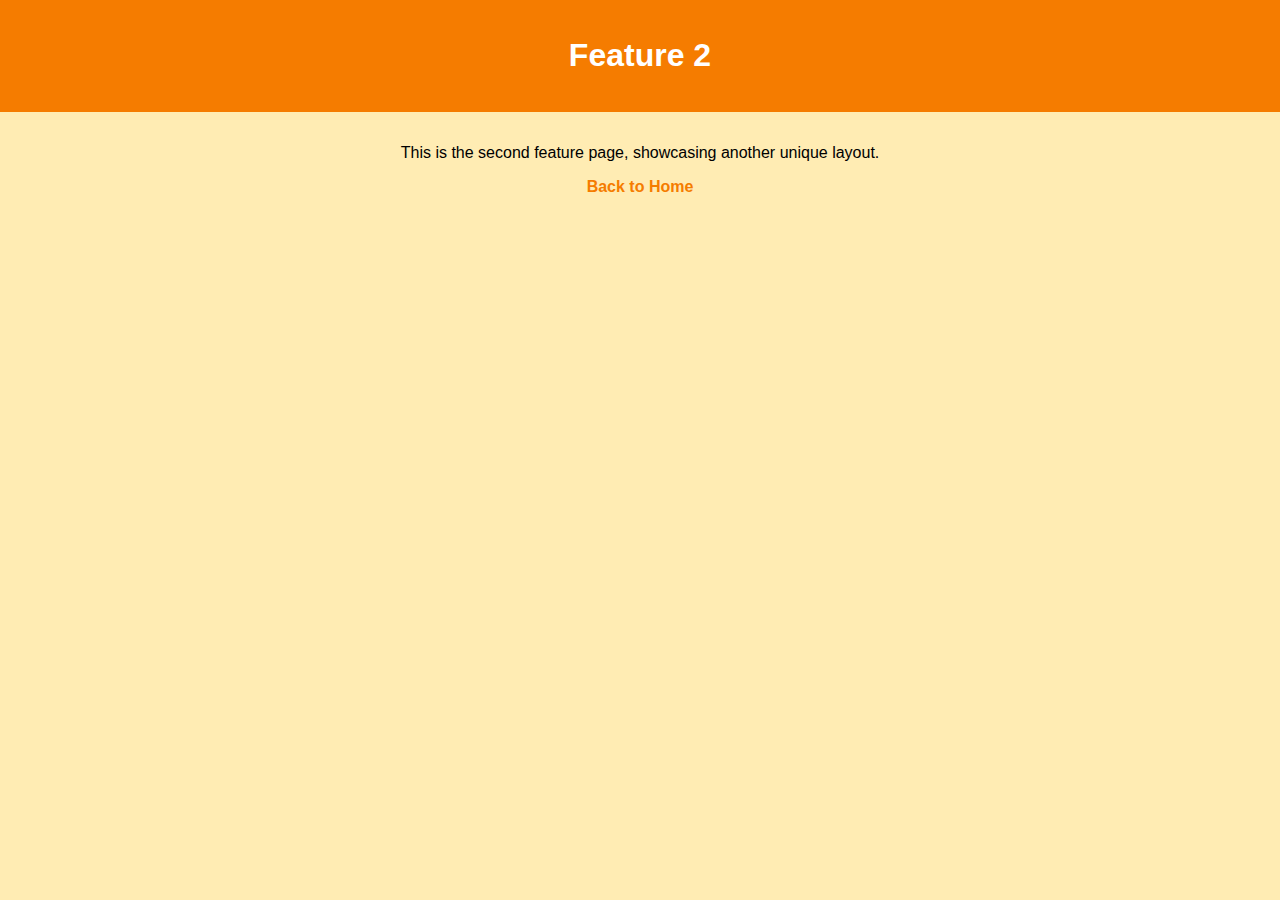
<file: pages/page4/feature2/index.html>
<!DOCTYPE html>
<html lang="en">
<head>
    <meta charset="UTF-8">
    <meta name="viewport" content="width=device-width, initial-scale=1.0">
    <title>Feature 2</title>
    <link rel="stylesheet" href="../styles/feature2.css">
</head>
<body>
    <header>
        <h1>Feature 2</h1>
    </header>
    <main>
        <p>This is the second feature page, showcasing another unique layout.</p>
        <a href="../index.html">Back to Home</a>
    </main>
</body>
</html>
</file>
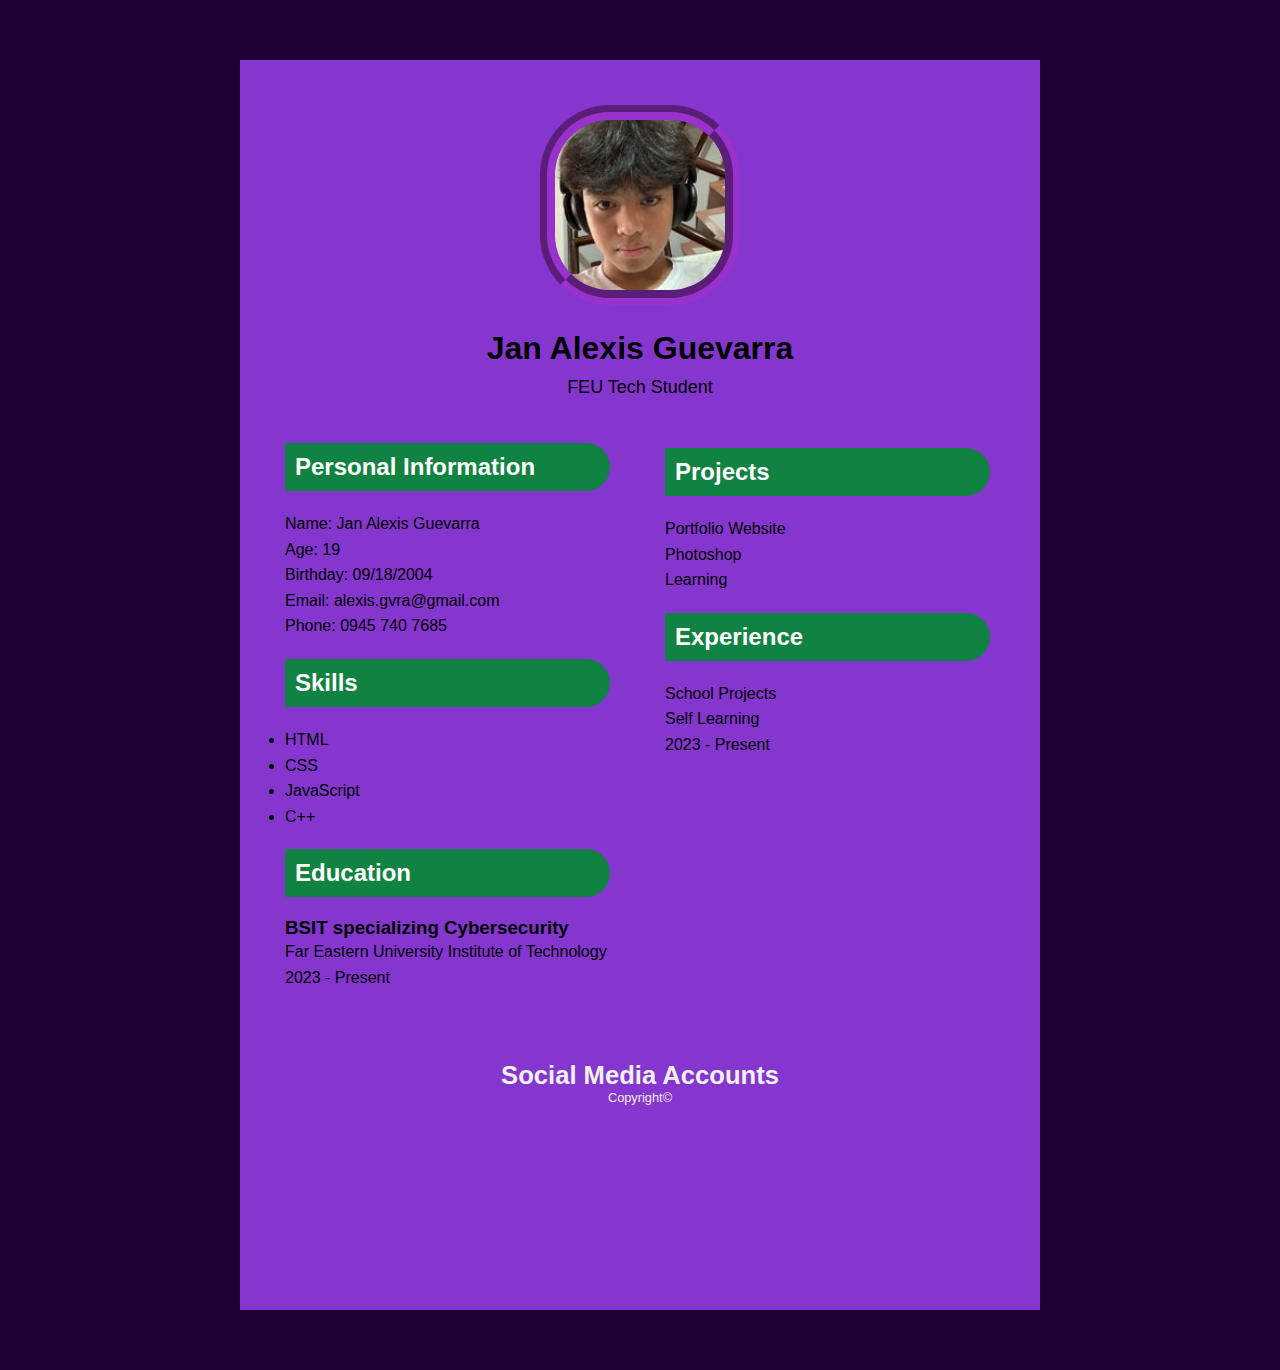
<file: pages/page2/assets/css/index.html>
<html lang="en">
<head>
    <meta charset="UTF-8">
    <meta name="viewport" content="width=device-width, initial-scale=1.0">
    <title>Resume</title>
    <link rel="stylesheet" href="style.css">
    <link rel="stylesheet" href="https://cdnjs.cloudflare.com/ajax/libs/font-awesome/6.5.2/css/all.min.css" integrity="sha512-SnH5WK+bZxgPHs44uWIX+LLJAJ9/2PkPKZ5QiAj6Ta86w+fsb2TkcmfRyVX3pBnMFcV7oQPJkl9QevSCWr3W6A==" crossorigin="anonymous" referrerpolicy="no-referrer" />
</head>
<body>
    <div class="container">
        <div class="header">
            <div class="img">
                <img src="me.jpg">
            </div>
            <h1>Jan Alexis Guevarra</h1>
            <h3>FEU Tech Student</h3>
        </div>
        <div class="main">
            <div class="left">
                <h2>Personal Information</h2>
                <p>Name: Jan Alexis Guevarra</p>
                <p>Age: 19</p>
                <p>Birthday: 09/18/2004</p>
                <p>Email: alexis.gvra@gmail.com</p>
                <p>Phone: 0945 740 7685</p>
                <h2>Skills</h2>
                <ul>
                    <li>HTML</li>
                    <li>CSS</li>
                    <li>JavaScript</li>
                    <li>C++</li>
                </ul>
                <h2>Education</h2>
                <h3>BSIT specializing Cybersecurity</h3>
                <p>Far Eastern University Institute of Technology</p>
                <p>2023 - Present</p>
                </div>
                <div class="right">
                <h2>Projects</h2>
                <p>Portfolio Website</p>
                <p>Photoshop</p>
                <p>Learning</p>

                <h2>Experience</h2>
                <p>School Projects</p>
                <p>Self Learning</p>
                <p>2023 - Present</p>
            </div>

            </div>
            <footer class="footer">
                <div class="Upper">
                    <h1>Social Media Accounts</h1>
                    <p>Copyright&copy </p>
                <div class="Icons">
                <a href=""><i class="fa-brands fa-facebook"></i></a>
                <a href=""><i class="fa-brands fa-twitter"></i></a>
                <a href=""><i class="fa-brands fa-youtube"></i></a>
                </div>

            </footer>
</body>
</html>
</file>
<file: seatwork/styles.css>
body {
    font-family: Arial, sans-serif;
    margin: 0;
    padding: 0;
    box-sizing: border-box;
    background-color: #f5f5f5;
}

.headers {
    display: flex;
    align-items: center;
    justify-content: space-between;
    padding: 10px 20px;
    background-color: #333;
    color: #fff;
    border-bottom: 2px solid #444;
    position: fixed;
    width: 99%;
    top: 0;
    left: 0;
    z-index: 1000;
}

.nav__logo {
    font-size: 24px;
    font-weight: bold;
}

.nav__logo span {
    color: #35007a;
}

.navbar {
    display: flex;
    gap: 20px;
}

.navbar a {
    text-decoration: none;
    color: #fff;
    font-size: 16px;
    padding: 8px 16px;
    transition: color 0.3s ease, background-color 0.3s ease;
    border-radius: 5px;
    position: relative;
    overflow: hidden;
}

.navbar a::before {
    content: "";
    position: absolute;
    top: 0;
    left: 0;
    width: 100%;
    height: 100%;
    background: rgba(255, 255, 255, 0.2);
    transform: translateX(-100%);
    transition: transform 0.4s ease;
}

.navbar a:hover::before {
    transform: translateX(0);
}

.navbar a:hover {
    background-color: #555;
    color:#35007a;
}
.footer {
    border-top: 2px solid #444;
    border-bottom: none;
    flex-direction: column;
    align-items: center;
}

.footer__icons {
    display: flex;
    gap: 20px;
    margin-top: 10px;
}

.footer__icons a {
    color: #fff;
    font-size: 20px;
    transition: color 0.3s ease;
}

.footer__icons a:hover {
    color: #f39c12;
}

.footer__text {
    margin-top: 10px;
    font-size: 14px;
    color: #aaa;
}

.content {
    padding-top: 80px;
    text-align: center;
    margin: 0 20px;
}

.intro {
    margin: 40px 0;
    display: flex;
    flex-direction: column;
    align-items: center;
    text-align: center;
    background-image: linear-gradient(
        to right,
        rgba(255, 255, 255, 0.9),
        rgba(255, 255, 255, 0.7)
      ),
      url("bg.jpg");
    background-position: center center;
    background-size: cover;
    background-repeat: no-repeat;
}

.row {
    display: flex;
    justify-content: center;
    flex-wrap: wrap;
    gap: 20px;
}

.column {
    flex: 1;
    min-width: 300px;
}

.navigation-buttons {
    margin-top: 20px;
}

button {
    padding: 10px 20px;
    margin: 5px;
    font-size: 16px;
    border: none;
    background-color: #35007a;
    color: #fff;
    border-radius: 5px;
    cursor: pointer;
    transition: background-color 0.3s ease;
}

button:hover {
    background-color: #35007a;
}


header, footer {
    display: flex;
    justify-content: center;
    align-items: center;
    width: 200px;
    height: 100px; 
    border: 1px solid #ddd;
    box-shadow: 0 2px 4px rgba(0, 0, 0, 0.1);
    margin: 10px auto;
}

..animated-headers, .animated-footers {
    display: flex;
    justify-content: center;
    flex-wrap: wrap;
    gap: 20px;
    margin: 20px;
}

.header, .footer {
    background-color: #e0f7fa;
    padding: 10px;
}

.header.animated, .footer.animated {
    background-color: #ffeb3b;
    animation: headerFooterAnimation 3s infinite;
}
</file>
<file: pages/page2/style.css>
* {
    margin: 0;
    padding: 0;
    box-sizing: border-box;
    font-family:Verdana, Geneva, Tahoma, sans-serif;
}
body {
    background-color: #f0f0f0;
}
.header {
    position: fixed;
    top: 0;
    left: 0;
    width: 100%;
    padding: 20px 10%;
    background: #f0f0f0;
    display: flex;
    justify-content: space-between;
    align-items: center;
    z-index: 100;
    
}

.logo {
    color: #000000;
    text-decoration: none;
    font-size: 2.5em;
    font-weight: 700;
}
.navbar a {
    color: #000000;
    text-decoration: none;
    font-size: 1 em;
    font-weight: 500;
    margin-left: 15px;
    
}
section {
    height: 25vh;
    display: flex;
    align-items: center;
}
.one {
    width: 100%;
    height: 100vh;
    background: url('violet.jpg') no-repeat center;
    background-size: 1500px;
    display: flex;
    align-items: center;
    color: #f0f0f0;
    text-align: left;
    padding: 0 10%;
    
}
.one h1 {
    font-size: 3em;
    font-weight: 700;
    margin-bottom: 20px;
    max-width: 300px;
    
}
.one p {
    max-width: 525px;

}
.two {
    width: 100%;
    height: 100vh;
    background-size: 1500px;
    display: flex;
    align-items: center;
    color: #000000;
    text-align: left;
    padding: 0 10%;
    
}
.two h1 {
    font-size: 2.5em;
    font-weight: 700;
    margin-bottom: 20px;
    max-width: 500px;
}
.two p {
    max-width: 700px;

}
section.content{
    margin 100px;
}

.column {
    float: left;
    width: 32%;
    text-align: left;
    padding: 20px;
  }

.row:after {
    content: "";
    display: table;
    clear: both;
  }

section. cards{
    display: flex;

}

section.cards.text-card{
    margin: 20px ;
    padding: 20px;
}

section.cards.text-card h3 {
    font-size: 30px;
    text-align: center;
    margin-bottom: 10px;
}
.btn-box a {
    display: inline-block;
    justify-content: center;
    align-items: center;
    width: 150px
    height: 100%;
    padding: 10px 20px;
    background: #000000;
    color: #f0f0f0;
    text-decoration: none;
    margin-top: 20px;
    border-radius: 5px;
}
.three {
    width: 100%;
    height: 100vh;
    background: url('violet.jpg') no-repeat center;
    background-size: 1500px;
    display: flex;
    align-items: center;
    color: #f0f0f0;
    text-align: left;
    padding: 0 10%;
    
}
.three h1 {
    font-size: 3em;
    font-weight: 700;
    margin-bottom: 20px;
    
}
.three p {
    max-width: 525px;

}
.navbar1 a {
    color: #f0f0f0;
    text-decoration: none;
    font style : italic;
    font-size: 1 em;
    font-weight: 500;
    padding: 15px;
 
}

footer {
    background: #000000;
    color: #f0f0f0;
    text-align: center;
    padding: 20px 10%;
    font-size: 0.8em;
    margin-top: 20px;
}
</file>
<file: pages/page4/style.css>
body {
    font-family: Arial, sans-serif;
    margin: 0;
    padding: 0;
    background-color: #f0f0f0;
}

header {
    background-color: #4CAF50;
    color: white;
    text-align: center;
    padding: 1em;
}

main {
    padding: 1em;
    text-align: center;
}

nav ul {
    list-style-type: none;
    padding: 0;
}

nav ul li {
    display: inline;
    margin: 0 10px;
}

nav ul li a {
    text-decoration: none;
    color: #4CAF50;
    font-weight: bold;
}
</file>
<file: pages/page4/feature1/styles.css>
:root {
    --primary-color: #000000;
    --primary-color-dark: #000000;
    --primary-color-light: #e9f7f7;
    --secondary-color: #2d0063;
    --text-dark: #333333;
    --text-light: #767268;
    --white: #ffffff;
    --max-width: 1200px;
  }
  
  * {
    padding: 0;
    margin: 0;
    box-sizing: border-box;
  }
  
  .section__container {
    max-width: var(--max-width);
    margin: auto;
    padding: 5rem 1rem;
  }
  
  .section__header {
    margin-bottom: 0.5rem;
    font-size: 2rem;
    font-weight: 600;
    color: var(--text-dark);
  }
  
  .btn {
    padding: 0.75rem 2rem;
    outline: none;
    border: none;
    font-size: 1rem;
    white-space: nowrap;
    color: var(--white);
    background-color: var(--secondary-color);
    border-radius: 5px;
    cursor: pointer;
  }
  
  img {
    width: 100%;
    display: flex;
  }
  
  a {
    text-decoration: none;
  }
  
  body {
    font-family: "Poppins", sans-serif;
  }
  
  header {
    background-image: linear-gradient(
        to right,
        rgba(18, 172, 142, 0.9),
        rgba(18, 172, 142, 0.7)
      ),
      url("bike.jpg");
    background-position: center center;
    background-size: cover;
    background-repeat: no-repeat;
  }
  
  .nav__container {
    padding: 2rem 1rem;
    display: flex;
    align-items: center;
    justify-content: space-between;
  }
  
  .nav__logo {
    font-size: 1.5rem;
    font-weight: 600;
    color: var(--white);
  }
  
  .nav__logo span {
    color: var(--secondary-color);
  }
  
  .nav__links {
    list-style: none;
    display: flex;
    align-items: center;
    justify-content: center;
    gap: 2rem;
  }
  
  .link a {
    padding: 0.5rem;
    color: var(--primary-color-light);
  }
  
  .link a:hover {
    color: var(--white);
  }
  
  .header__container {
    display: flex;
    align-items: center;
    gap: 5rem;
  }
  
  .header__container h1 {
    margin-bottom: 1rem;
    max-width: 800px;
    font-size: 3.5rem;
    line-height: 4rem;
    color: var(--white);
  }
  
  .header__container p {
    margin-bottom: 2rem;
    max-width: 600px;
    color: var(--primary-color-light);
  }
  
  .header__form {
    width: 100%;
    max-width: 350px;
  }
  
  .header__form form {
    display: grid;
    gap: 1rem;
    padding: 2rem;
    background-color: var(--white);
    border-radius: 10px;
    box-shadow: 5px 5px 20px rgba(0, 0, 0, 0.2);
  }
  
  .header__form input {
    padding: 1rem;
    outline: none;
    border: none;
    font-size: 1rem;
    color: var(--primary-color);
    background-color: var(--primary-color-light);
    border-radius: 5px;
  }
  
  .header__form input::placeholder {
    color: var(--primary-color);
  }
  
  .form__btn {
    background-color: var(--primary-color);
    transition: 0.3s;
  }
  
  .form__btn:hover {
    background-color: var(--primary-color-dark);
  }
  
  .header__form h4 {
    font-size: 1.5rem;
    font-weight: 700;
    color: var(--primary-color);
  }
  
  .service__header {
    display: flex;
    align-items: center;
    justify-content: space-between;
    gap: 2rem;
  }
  
  .service__header__content p {
    max-width: 600px;
    color: var(--text-light);
  }
  
  .service__btn {
    padding: 0.75rem 1rem;
    outline: none;
    font-size: 1rem;
    color: var(--primary-color);
    border: 1px solid var(--primary-color);
    background-color: transparent;
    border-radius: 5px;
    white-space: nowrap;
    cursor: pointer;
    transition: 0.3s;
  }
  
  .service__btn:hover {
    color: var(--white);
    background-color: var(--primary-color);
  }
  
  .service__grid {
    margin-top: 4rem;
    display: grid;
    grid-template-columns: repeat(3, 1fr);
    gap: 2rem;
  }
  
  .service__card {
    padding: 2rem;
    text-align: center;
    border-radius: 10px;
    box-shadow: 5px 5px 20px rgba(0, 0, 0, 0.1);
    cursor: pointer;
  }
  
  .service__card span {
    display: inline-block;
    margin-bottom: 1rem;
    padding: 10px 20px;
    font-size: 2.5rem;
    color: var(--primary-color);
    background-color: var(--primary-color-light);
    border-radius: 100%;
    transition: 0.3s;
  }
  
  .service__card h4 {
    margin-bottom: 0.5rem;
    font-size: 1.2rem;
    font-weight: 600;
    color: var(--text-dark);
  }
  
  .service__card p {
    margin-bottom: 1rem;
    color: var(--text-light);
  }
  
  .service__card a {
    color: var(--primary-color);
  }
  
  .service__card a:hover {
    color: var(--primary-color-dark);
  }
  
  .service__card:hover span {
    color: var(--primary-color-light);
    background-color: var(--primary-color);
  }
  
  .about__container {
    display: grid;
    grid-template-columns: repeat(2, 1fr);
    gap: 2rem;
    align-items: center;
  }
  
  .about__content p {
    margin-bottom: 1rem;
    color: var(--text-light);
  }
  
  .about__image img {
    max-width: 400px;
    margin: auto;
    border-radius: 10px;
  }
  
  .why__container {
    display: grid;
    grid-template-columns: repeat(2, 1fr);
    gap: 2rem;
    align-items: center;
  }
  
  .why__image img {
    max-width: 400px;
    margin: auto;
    border-radius: 10px;
  }
  
  .why__content p {
    color: var(--text-light);
  }
  
  .why__grid {
    margin-top: 4rem;
    display: grid;
    grid-template-columns: 80px auto;
    gap: 2rem;
  }
  
  .why__grid span {
    display: inline-flex;
    align-items: center;
    justify-content: center;
    font-size: 2.5rem;
    color: var(--primary-color);
    border-radius: 10px;
    box-shadow: 5px 5px 20px rgba(0, 0, 0, 0.1);
  }
  
  .why__grid h4 {
    margin-bottom: 0.5rem;
    font-size: 1.2rem;
    font-weight: 600;
    color: var(--text-dark);
  }
  
  .why__grid p {
    color: var(--text-light);
  }
  
  .helmets__header {
    display: flex;
    align-items: center;
    justify-content: space-between;
    gap: 2rem;
  }
  
  .helmets__header__content p {
    max-width: 600px;
    color: var(--text-light);
  }
  
  .helmets__nav {
    display: flex;
    align-items: center;
    gap: 1rem;
  }
  
  .helmets__nav span {
    padding: 5px 15px;
    font-size: 1.5rem;
    color: var(--primary-color);
    background-color: var(--primary-color-light);
    cursor: pointer;
  }
  
  .helmets__grid {
    margin-top: 4rem;
    display: grid;
    grid-template-columns: repeat(3, 1fr);
    gap: 2rem;
  }
  
  .helmets__card {
    text-align: center;
    box-shadow: 5px 5px 20px rgba(0, 0, 0, 0.1);
    border-radius: 10px;
    cursor: pointer;
    overflow: hidden;
  }
  
  .helmets__card__image {
    position: relative;
    overflow: hidden;
  }
  
  .helmets__socials {
    position: absolute;
    left: 0;
    bottom: -4rem;
    width: 100%;
    display: flex;
    align-items: center;
    justify-content: center;
    gap: 1rem;
    transition: 0.5s;
  }
  
  .helmets__socials span {
    display: inline-block;
    padding: 6px 12px;
    font-size: 1.5rem;
    color: var(--text-dark);
    background-color: var(--white);
    border-radius: 5px;
    cursor: pointer;
    transition: 0.3s;
  }
  
  .helmets__socials span:hover {
    color: var(--primary-color);
  }
  
  .helmets__card:hover .helmets__socials {
    bottom: 2rem;
  }
  
  .helmets__card h4 {
    margin-top: 1rem;
    font-size: 1.2rem;
    font-weight: 600;
    color: var(--text-dark);
  }
  
  .helmets__card p {
    margin-bottom: 1rem;
    color: var(--text-light);
  }
  
  .footer {
    background-color: var(--primary-color-light);
  }
  
  .footer__container {
    display: grid;
    grid-template-columns: 400px repeat(3, 1fr);
    gap: 2rem;
  }
  
  .footer__col h3 {
    margin-bottom: 1rem;
    font-size: 1.5rem;
    font-weight: 600;
    color: var(--primary-color);
  }
  
  .footer__col h3 span {
    color: var(--secondary-color);
  }
  
  .footer__col h4 {
    margin-bottom: 1rem;
    font-size: 1.2rem;
    font-weight: 600;
    color: var(--primary-color);
  }
  
  .footer__col p {
    margin-bottom: 1rem;
    color: var(--text-dark);
    cursor: pointer;
    transition: 0.3s;
  }
  
  .footer__col p:hover {
    color: var(--primary-color);
  }
  
  .footer__col i {
    color: var(--primary-color);
  }
  
  .footer__bar {
    background-color: var(--primary-color);
  }
  
  .footer__bar__content {
    max-width: var(--max-width);
    margin: auto;
    padding: 0.5rem 1rem;
    display: flex;
    align-items: center;
    justify-content: space-between;
    gap: 2rem;
  }
  
  .footer__bar__content p {
    font-size: 0.8rem;
    color: var(--white);
  }
  
  .footer__socials {
    display: flex;
    align-items: center;
    gap: 1rem;
    font-size: 1rem;
    color: var(--white);
    cursor: pointer;
  }
  
  @media (width < 900px) {
    .service__grid {
      grid-template-columns: repeat(2, 1fr);
      gap: 1rem;
    }
  
    .about__container {
      grid-template-columns: repeat(1, 1fr);
    }
  
    .about__image {
      grid-area: 1/1/2/2;
    }
  
    .about__content {
      text-align: center;
    }
  
    .why__container {
      grid-template-columns: repeat(1, 1fr);
    }
  
    .why__content {
      text-align: center;
    }
  
    .why__grid {
      text-align: left;
    }
  
    .helmets__grid {
      grid-template-columns: repeat(2, 1fr);
      gap: 1rem;
    }
  
    .footer__container {
      grid-template-columns: repeat(2, 1fr);
    }
  }
  
  @media (width < 780px) {
    .nav__links {
      display: none;
    }
  
    .header__container {
      flex-direction: column;
    }
  }
  
  @media (width < 600px) {
    .service__header {
      flex-direction: column;
      text-align: center;
    }
  
    .service__grid {
      grid-template-columns: repeat(1, 1fr);
    }
  
    .why__grid {
      column-gap: 1rem;
    }
  
    .helmets__header {
      flex-direction: column;
      text-align: center;
    }
  
    .helmets__grid {
      grid-template-columns: repeat(1, 1fr);
    }
  
    .footer__bar__content {
      flex-direction: column;
      gap: 1rem;
    }
  }
</file>
<file: pages/page4/styles/feature2.css>
body {
    font-family: Arial, sans-serif;
    margin: 0;
    padding: 0;
    background-color: #ffecb3;
}

header {
    background-color: #f57c00;
    color: white;
    text-align: center;
    padding: 1em;
}

main {
    padding: 1em;
    text-align: center;
}

a {
    text-decoration: none;
    color: #f57c00;
    font-weight: bold;
}
</file>
<file: pages/page2/assets/css/style.css>
* {
    margin: 0;
    padding: 0;
    box-sizing: border-box;
    font-family:Verdana, Geneva, Tahoma, sans-serif;
}
body {
    background-color: #1b0233;
    
}
.container {
    background: #8536cf;
    max-width: 800px;
    margin: 60px auto;
    height: 1250px;
    padding: 20px;

   
}
.header{
    text-align: center;
}
.header h1 {
    margin-bottom: 10px;
}
.header h3 {
    font-size: 18px;
    font-weight: 500;
}   
.img {
    width: 200px;
    height: 200px;
    border-radius: 35%; 
    overflow: hidden;
    margin: 25px auto;
    border: 15px groove darkorchid;

}
.img img {
    width: 100%;
    
}
.main {
    display: flex;
    flex-wrap: wrap;
}
.left {
    flex: 1;
    padding: 25px ;
}
.left p{
    line-height: 1.6;
}
.left ul li {
    line-height: 1.6;
}
h2 {
    background: #108241;
    padding: 10px;
    margin: 20px 0;
    color: #fff;
    font size: 20px;
    border-radius:  0 50px 50px 0;
}
.right {
    flex: 1;
    padding: 30px;
}
.right h2 {
    margin-bottom: 15 px ;
}
.right p {
    line-height: 1.6;
}
footer {
    color: #f0f0f0;
    text-align: center;
    padding: 25px 10%;
    font-size: 0.8em;
    margin-top: 20px;
}
.icons a{
    text-decoration: none;
    padding: 30px;
    margin: 15px;
    border-radius: 100%;
}
.icons a i{
    font-size: 20px;
    color: #f0f0f0;
    opacity:0.7;
}
</file>
<file: seatwork/css/footer-gallery.css>
body {
    font-family: Arial, sans-serif;
    text-align: center;
    margin: 0;
    padding: 0;
}

h1 {
    margin-top: 50px;
}

.animated-footers {
    display: flex;
    justify-content: center;
    flex-wrap: wrap;
    gap: 20px;
    margin: 20px;
}

.footer {
    display: flex;
    justify-content: center;
    align-items: center;
    width: 200px; /* Adjust width as needed */
    height: 100px; /* Adjust height as needed */
    border: 1px solid #ddd;
    box-shadow: 0 2px 4px rgba(0, 0, 0, 0.1);
}

.animated-footer {
    background-color: #ffeb3b;
    animation: headerAnimation 3s infinite;
}

@keyframes headerAnimation {
    0% { background-color: #ffeb3b; }
    50% { background-color: #fff176; }
    100% { background-color: #ffeb3b; }
}
</file>
<file: seatwork/css/header-gallery.css>
body {
    font-family: Arial, sans-serif;
    text-align: center;
    margin: 0;
    padding: 0;
}

h1 {
    margin-top: 50px;
}

.animated-headers {
    display: flex;
    justify-content: center;
    flex-wrap: wrap;
    gap: 20px;
    margin: 20px;
}

.header {
    display: flex;
    justify-content: center;
    align-items: center;
    width: 200px; /* Adjust width as needed */
    height: 100px; /* Adjust height as needed */
    border: 1px solid #ddd;
    box-shadow: 0 2px 4px rgba(0, 0, 0, 0.1);
}

.animated-header {
    background-color: #ffeb3b;
    animation: headerAnimation 3s infinite;
}

@keyframes headerAnimation {
    0% { background-color: #ffeb3b; }
    50% { background-color: #fff176; }
    100% { background-color: #ffeb3b; }
}
</file>
